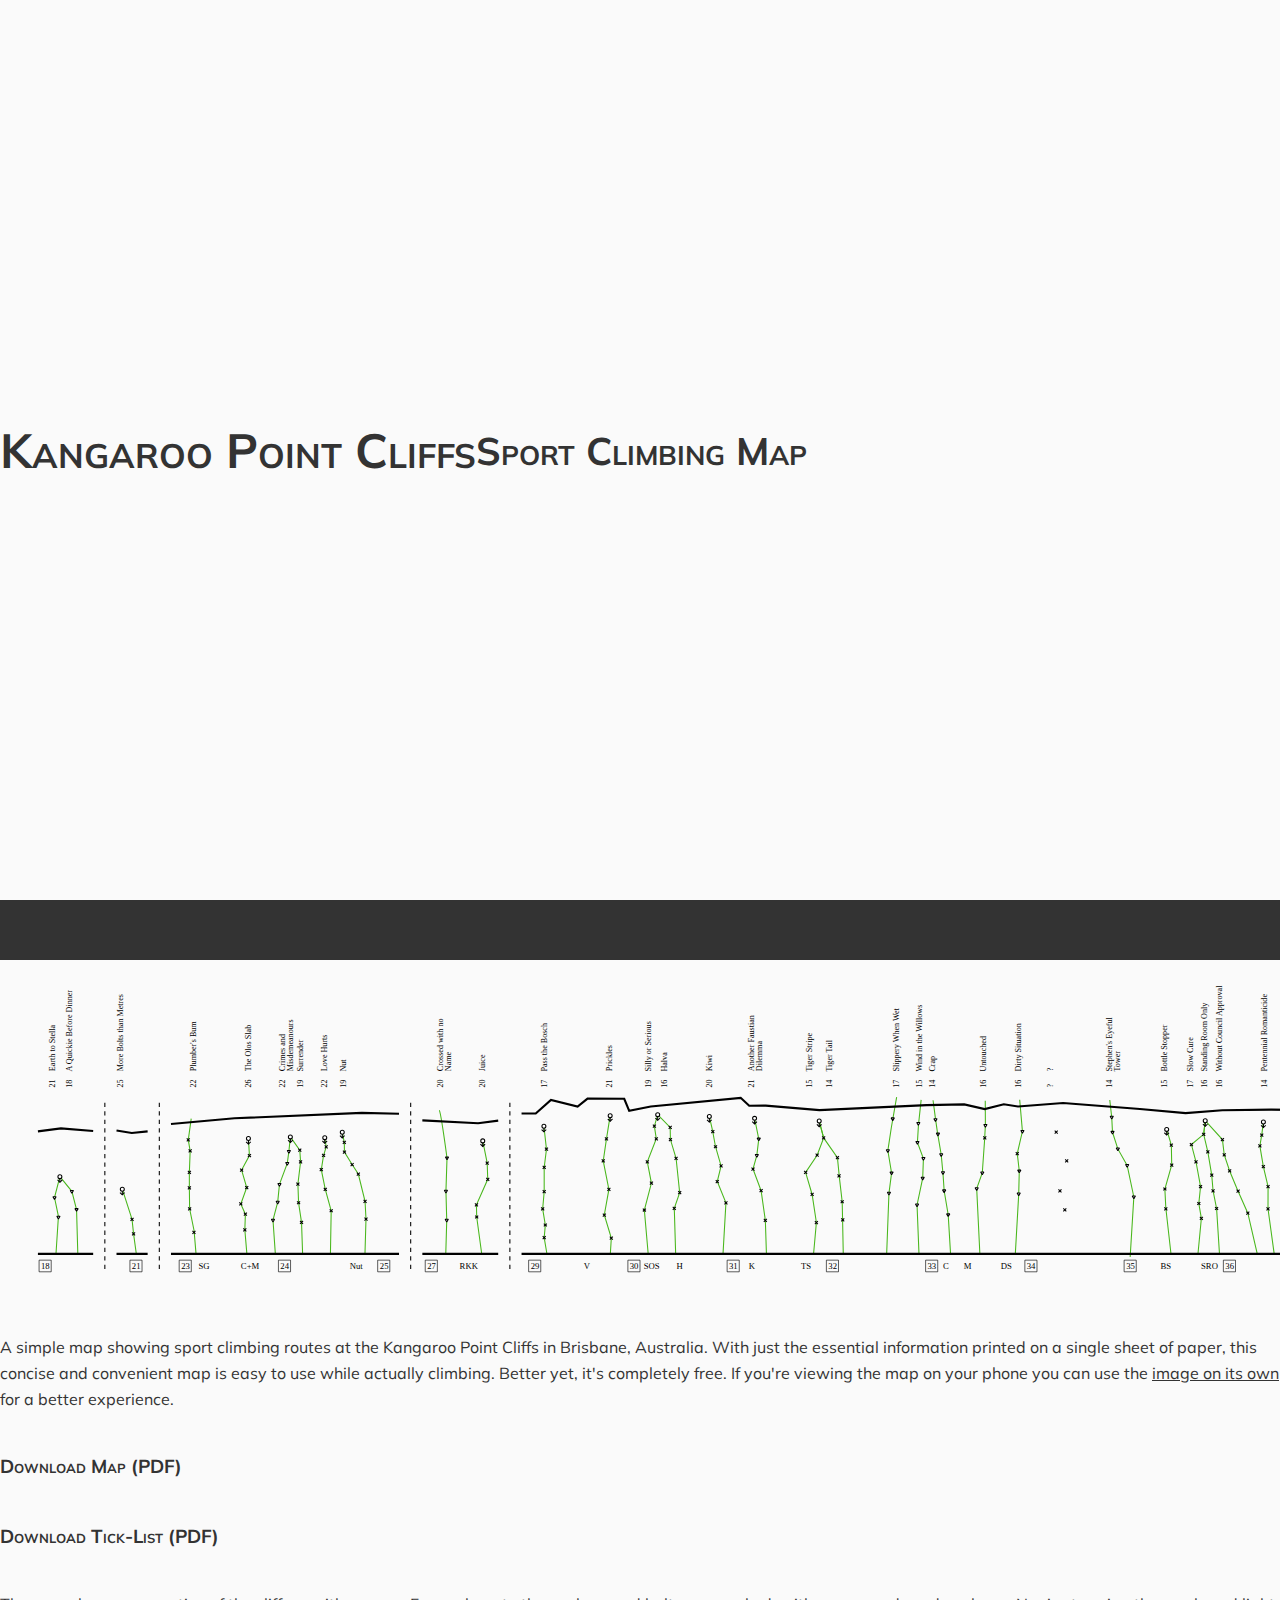
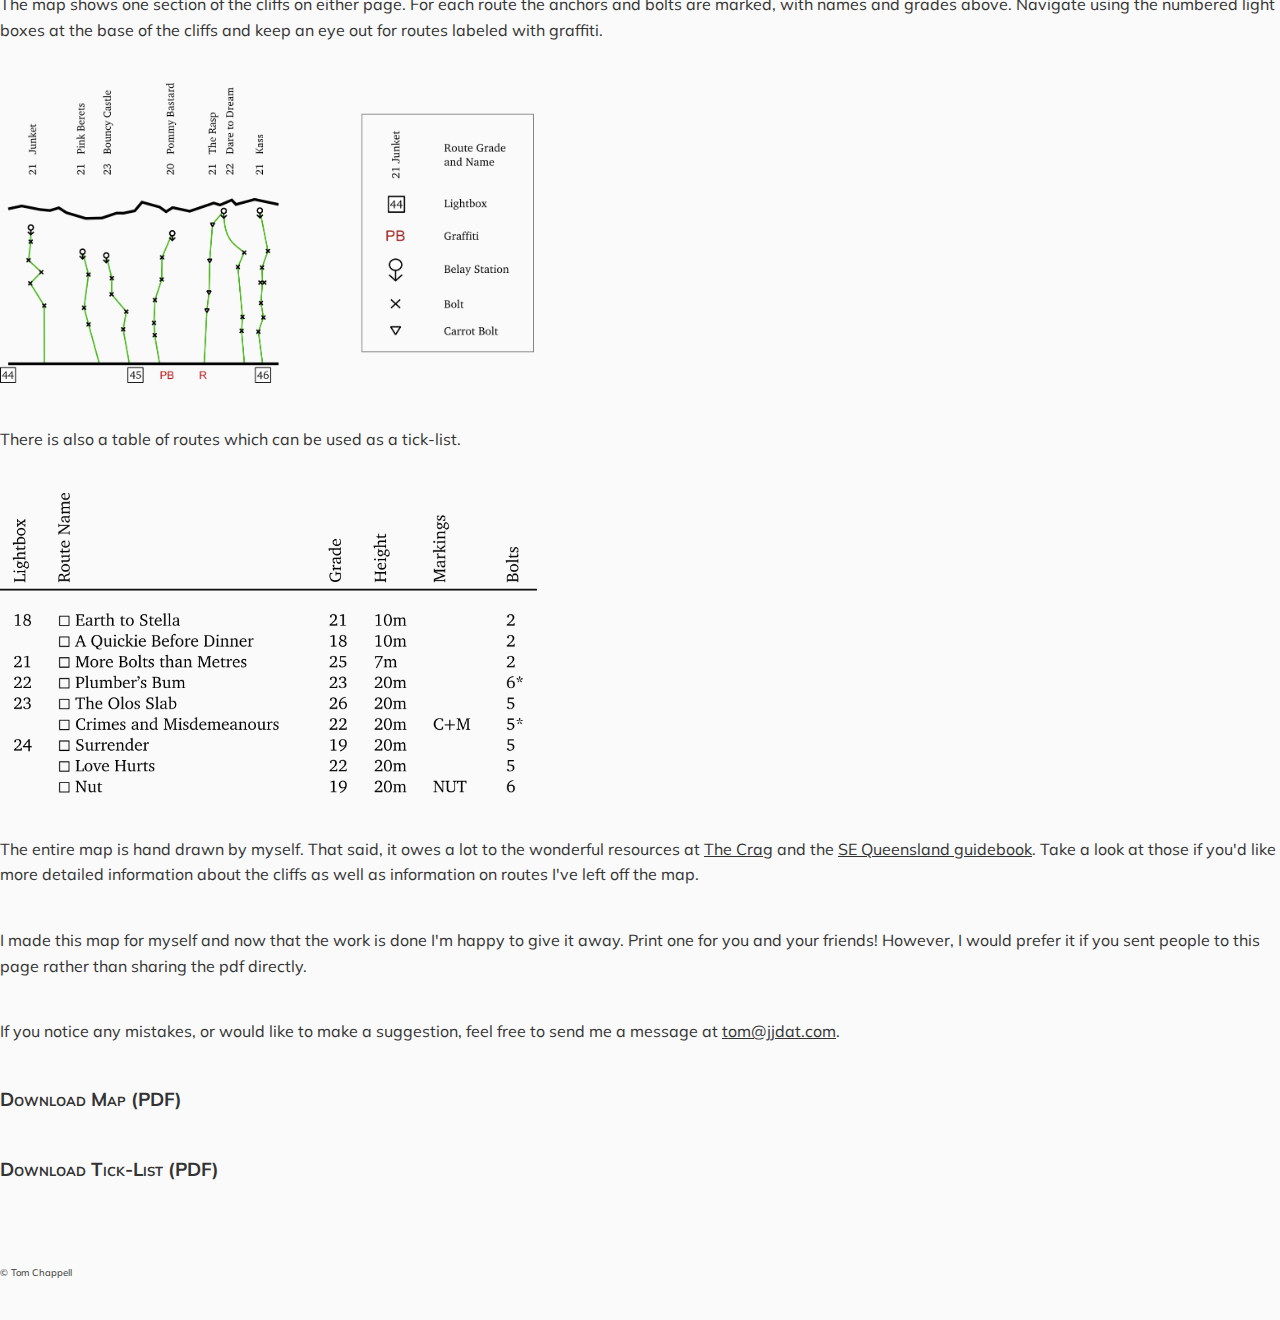
<file: docs/index.html>
<!DOCTYPE html>

<html>

<head>
  <title>Kangaroo Point Sport Climbing Map</title>
  <link rel="stylesheet" type="text/css" href="style.css" />
  <link href="https://fonts.googleapis.com/css?family=Muli" rel="stylesheet">
  <meta name="viewport" content="width=device-width, initial-scale=1.0">
</head>

<body>

  <div id="header">
    <h1>Kangaroo Point Cliffs</h1>
    <h2>Sport Climbing Map</h2>
  </div>

  <div id="image-container">
    <img src="./entire-cliff.svg" />
  </div>

  <div id="about">

    <p>
    A simple map showing sport climbing routes at the Kangaroo Point Cliffs in Brisbane, Australia. 
    With just the essential information printed on a single sheet of paper, this concise and convenient map is easy to use while actually climbing. 
    Better yet, it's completely free. 
    If you're viewing the map on your phone you can use the <a href="./pure.html">image on its own</a> for a better experience. 
    </p>
  
    <div class="dllinks">
      <h3><a class="dllink" href="https://raw.githubusercontent.com/tojahech/kangaroo-point/master/output/Kangaroo%20Point%20Map.pdf">Download Map (PDF)</a></h3>
      <h3><a class="dllink" href="https://raw.githubusercontent.com/tojahech/kangaroo-point/master/output/Kangaroo%20Point%20Ticklist.pdf">Download Tick-List (PDF)</a></h3>
    </div>
  
    <p>
      The map shows one section of the cliffs on either page. 
      For each route the anchors and bolts are marked, with names and grades above. 
      Navigate using the numbered light boxes at the base of the cliffs and keep an eye out for routes labeled with graffiti. 
    </p>
  
    <img class="snippet" src="legend.png" />
  
    <p>
      There is also a table of routes which can be used as a tick-list. 
    </p>
  
    <img class="snippet" src="ticklist.png" />
  
    <p>
    The entire map is hand drawn by myself. 
    That said, it owes a lot to the wonderful resources at <a href="https://www.thecrag.com/climbing/australia/kangaroo-point">The Crag</a> and the <a href="https://www.onsight.com.au/publications/se-queensland-climbing/">SE Queensland guidebook</a>. 
    Take a look at those if you'd like more detailed information about the cliffs as well as information on routes I've left off the map. 
    </p>
  
    <p>
    I made this map for myself and now that the work is done I'm happy to give it away. 
    Print one for you and your friends!
    However, I would prefer it if you sent people to this page rather than sharing the pdf directly. 
    </p>
    
    <p>
      If you notice any mistakes, or would like to make a suggestion, feel free to send me a message at <a href="mailto:tom@jjdat.com">tom@jjdat.com</a>. 
    </p>

    <div class="dllinks">
      <h3><a class="dllink" href="https://raw.githubusercontent.com/tojahech/kangaroo-point/master/output/Kangaroo%20Point%20Map.pdf">Download Map (PDF)</a></h3>
      <h3><a class="dllink" href="https://raw.githubusercontent.com/tojahech/kangaroo-point/master/output/Kangaroo%20Point%20Ticklist.pdf">Download Tick-List (PDF)</a></h3>
    </div>
  
    <!-- Set up stripe :) -->
  
    <p id="copyright">&copy; Tom Chappell</p>

  </div>

</body>

</html>
</file>
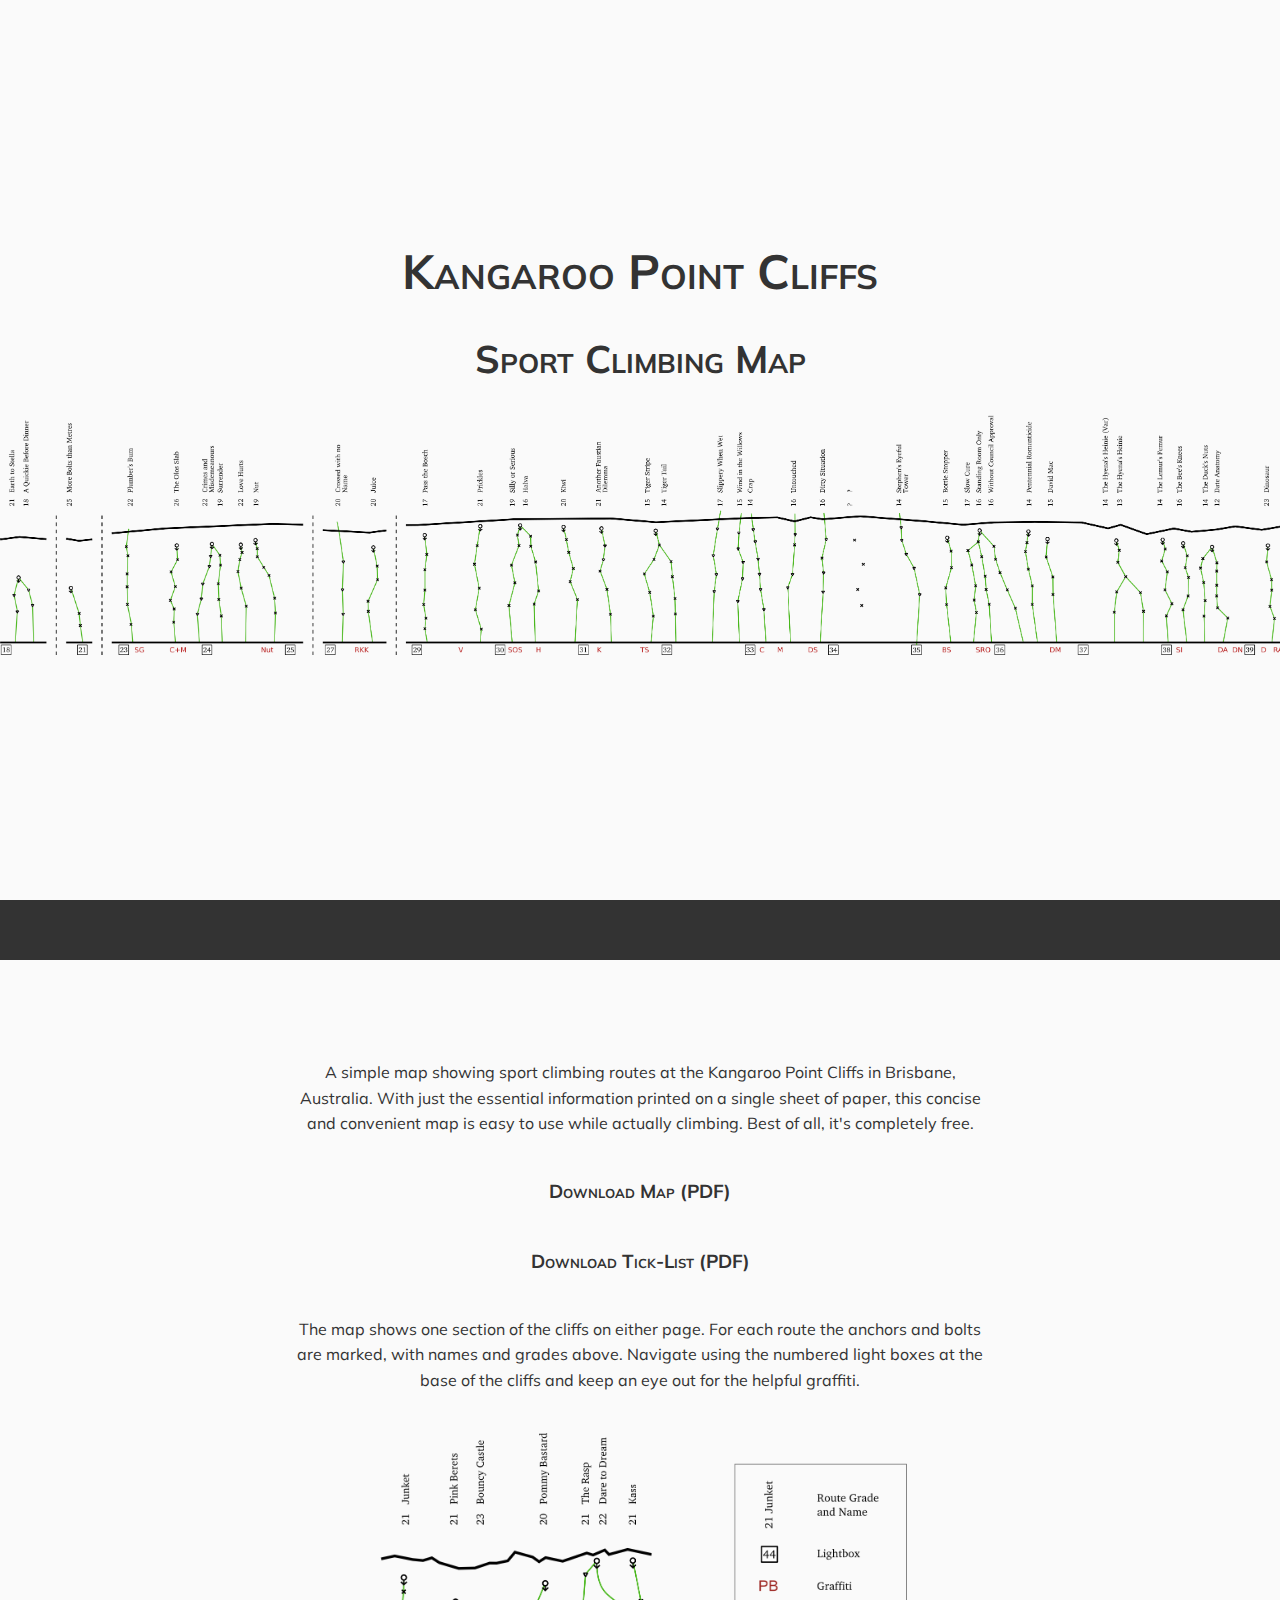
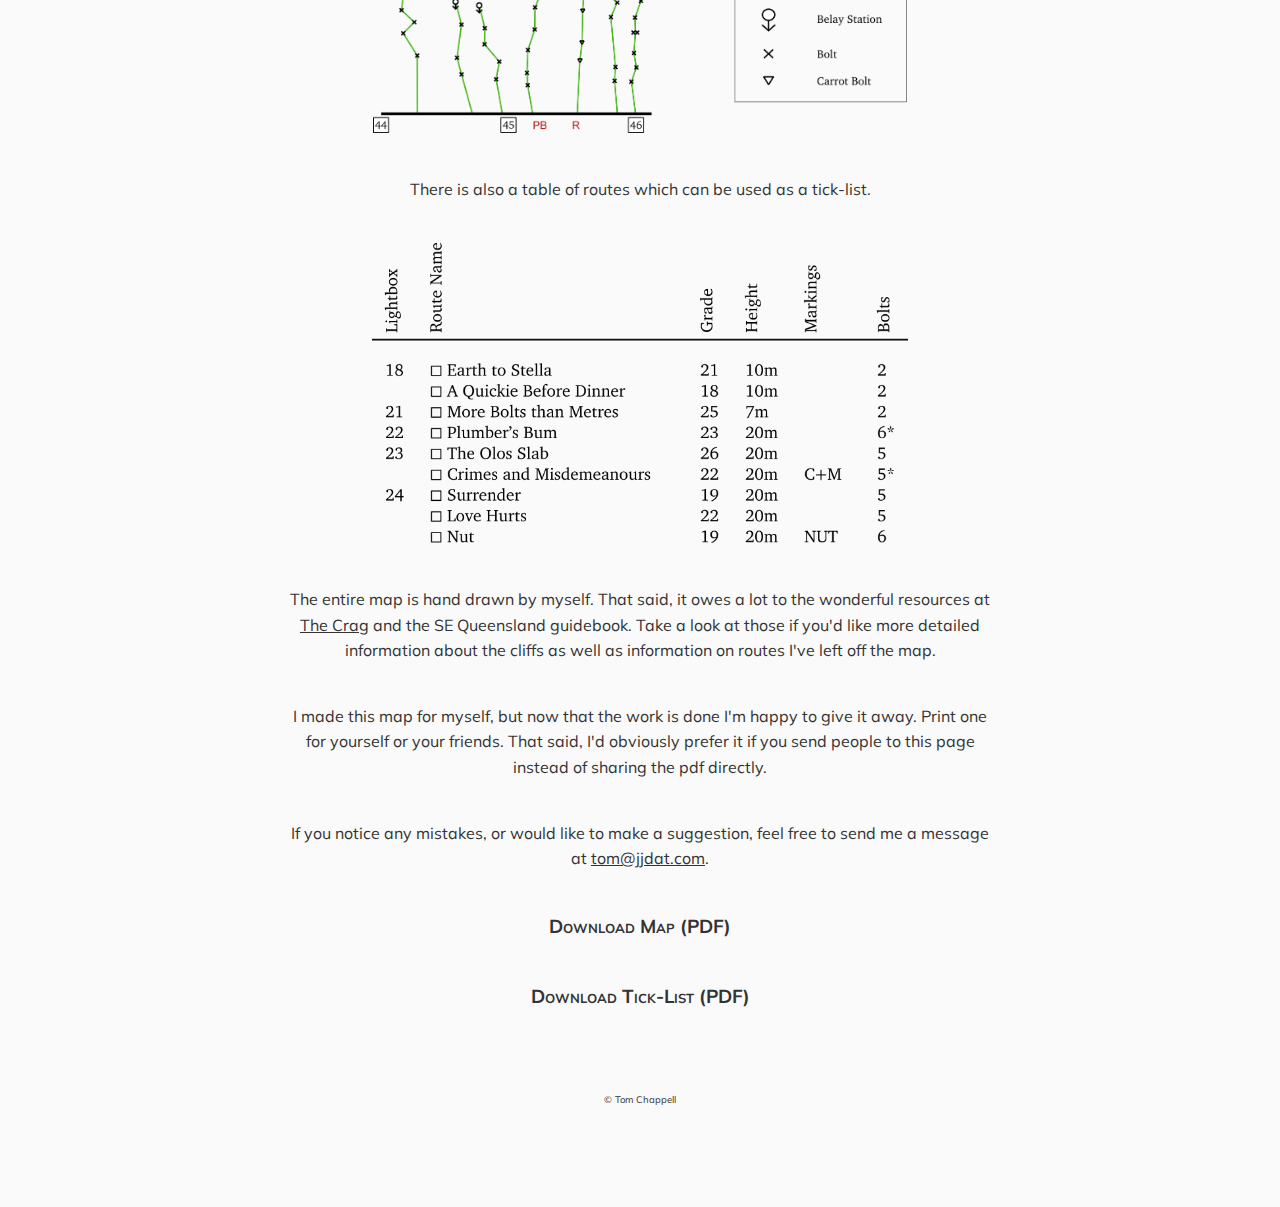
<file: 2018/docs/index.html>
<!DOCTYPE html>

<html>

<head>
  <title>Kangaroo Point Sport Climbing Map</title>
  <link rel="stylesheet" type="text/css" href="style.css" />
  <link href="https://fonts.googleapis.com/css?family=Muli" rel="stylesheet">
  <meta name="viewport" content="width=device-width, initial-scale=1.0">
</head>

<body>

  <div id="header">
    <div id="header-inner">
      <h1 class="header-text">Kangaroo Point Cliffs</h1>
      <h2 class="header-text">Sport Climbing Map</h2>
      <img id="header-image" src="cliff-header.png" />
    </div>
  </div>

  <div id="content">


    <p>
    A simple map showing sport climbing routes at the Kangaroo Point Cliffs in Brisbane, Australia. 
    With just the essential information printed on a single sheet of paper, this concise and convenient map is easy to use while actually climbing. 
    Best of all, it's completely free. 
    </p>
  
    <h3><a class="dllink" href="https://raw.githubusercontent.com/tojahech/kangaroo-point/master/output/Kangaroo%20Point%20Map.pdf">Download Map (PDF)</a></h3>
    <h3><a class="dllink" href="https://raw.githubusercontent.com/tojahech/kangaroo-point/master/output/Kangaroo%20Point%20Ticklist.pdf">Download Tick-List (PDF)</a></h3>
  
    <p>
      The map shows one section of the cliffs on either page. 
      For each route the anchors and bolts are marked, with names and grades above. 
      Navigate using the numbered light boxes at the base of the cliffs and keep an eye out for the helpful graffiti. 
    </p>
  
    <img class="snippet" src="legend.png" />
  
    <p>
      There is also a table of routes which can be used as a tick-list. 
    </p>
  
    <img class="snippet" src="ticklist.png" />
  
    <p>
    The entire map is hand drawn by myself. 
    That said, it owes a lot to the wonderful resources at <a href="https://www.thecrag.com/climbing/australia/kangaroo-point">The Crag</a> and the SE Queensland guidebook. 
    Take a look at those if you'd like more detailed information about the cliffs as well as information on routes I've left off the map. 
    </p>
  
    <p>
    I made this map for myself, but now that the work is done I'm happy to give it away. 
    Print one for yourself or your friends. 
    That said, I'd obviously prefer it if you send people to this page instead of sharing the pdf directly. 
    </p>
    
    <p>
      If you notice any mistakes, or would like to make a suggestion, feel free to send me a message at <a href="mailto:tom@jjdat.com">tom@jjdat.com</a>. 
    </p>
  
    <h3><a class="dllink" href="https://raw.githubusercontent.com/tojahech/kangaroo-point/master/output/Kangaroo%20Point%20Map.pdf">Download Map (PDF)</a></h3>
    <h3><a class="dllink" href="https://raw.githubusercontent.com/tojahech/kangaroo-point/master/output/Kangaroo%20Point%20Ticklist.pdf">Download Tick-List (PDF)</a></h3>
  
    <!-- Set up stripe :) -->
  
    <p id="copyright">&copy; Tom Chappell</p>

  </div>

</body>

</html>
</file>
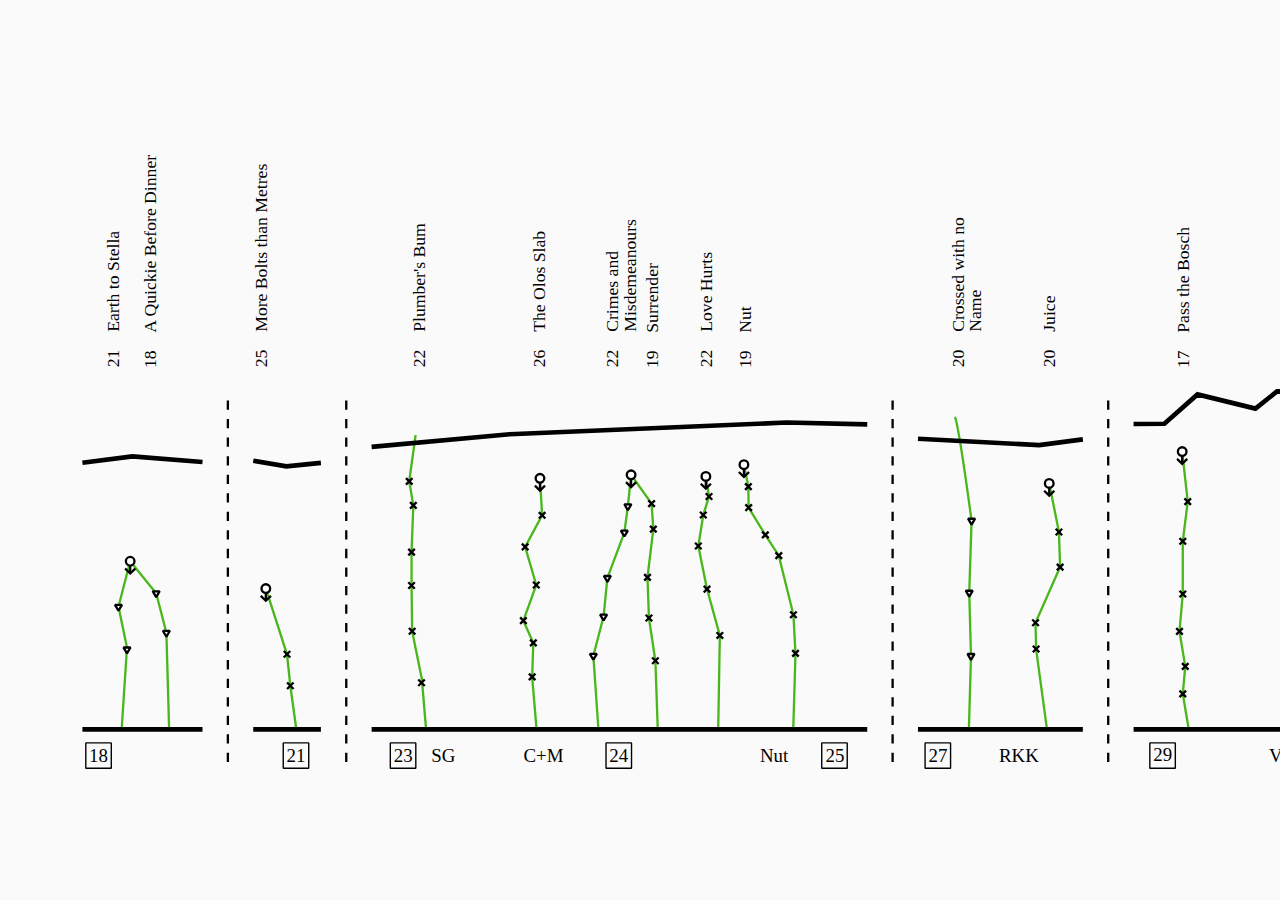
<file: docs/pure.html>
<!DOCTYPE html>

<html>

<head>
  <title>Kangaroo Point Sport Climbing Map - Image Only</title>
  <link rel="stylesheet" type="text/css" href="style.css" />
  <link rel="stylesheet" type="text/css" href="pure.css" />
  <link href="https://fonts.googleapis.com/css?family=Muli" rel="stylesheet">
  <meta name="viewport" content="width=device-width, initial-scale=1.0">
</head>

<body>

  <div id="image-container">
    <img id="pure-image" src="./entire-cliff.svg" />
  </div>

</body>

</html>
</file>
<file: docs/style.css>
html, body {
  margin: 0px;
  padding: 0px;
  background-color: #fafafa;
}

#content {
  margin: 100px auto;
  padding: 0px 40px;
  max-width: 700px;
  text-align: center;
}

#header-image {
  height: 240px;
}

#header {
  margin: 0px auto;
  min-height: 100vh;
  display: flex;
  align-items: center;
  overflow: hidden;
  border-bottom: 60px solid #333333;
}

#header-inner {
  width: 100%;
  text-align: center;
}

.header-text {
  margin-top: 0px;
}

.snippet {
  max-width: 90%;
  max-height: 300px;
  display: inline-block;
}


/* Fonts */

body, a:link, a:visited, a:hover {
	color: #333333;
}

body {
	font-size: 16px;
  font-family: 'Muli', sans-serif;
}

p, h3 {
  margin: 40px 0px;
    line-height: 160%;
}

h1 {
  font-size: 3em;
}
h2 {
  font-size: 2.4em;
}

.dllink {
  text-decoration: none;
}

h1,h2,h3 {
  font-variant: small-caps;
	font-weight: bold;
}

#copyright {
  font-size: 0.6em;
  margin-top: 80px;
}
</file>
<file: 2018/docs/style.css>
html, body {
  margin: 0px;
  padding: 0px;
  background-color: #fafafa;
}

#content {
  margin: 100px auto;
  padding: 0px 40px;
  max-width: 700px;
  text-align: center;
}

#header-image {
  height: 240px;
}

#header {
  margin: 0px auto;
  min-height: 100vh;
  display: flex;
  align-items: center;
  overflow: hidden;
  border-bottom: 60px solid #333333;
}

#header-inner {
  width: 100%;
  text-align: center;
}

.header-text {
  margin-top: 0px;
}

.snippet {
  max-width: 90%;
  max-height: 300px;
  display: inline-block;
}


/* Fonts */

body, a:link, a:visited, a:hover {
	color: #333333;
}

body {
	font-size: 16px;
  font-family: 'Muli', sans-serif;
}

p, h3 {
  margin: 40px 0px;
    line-height: 160%;
}

h1 {
  font-size: 3em;
}
h2 {
  font-size: 2.4em;
}

.dllink {
  text-decoration: none;
}

h1,h2,h3 {
  font-variant: small-caps;
	font-weight: bold;
}

#copyright {
  font-size: 0.6em;
  margin-top: 80px;
}
</file>
<file: docs/pure.css>
#pure-image {
  margin-top: 10vh;
  height: 80vh;
}
</file>
